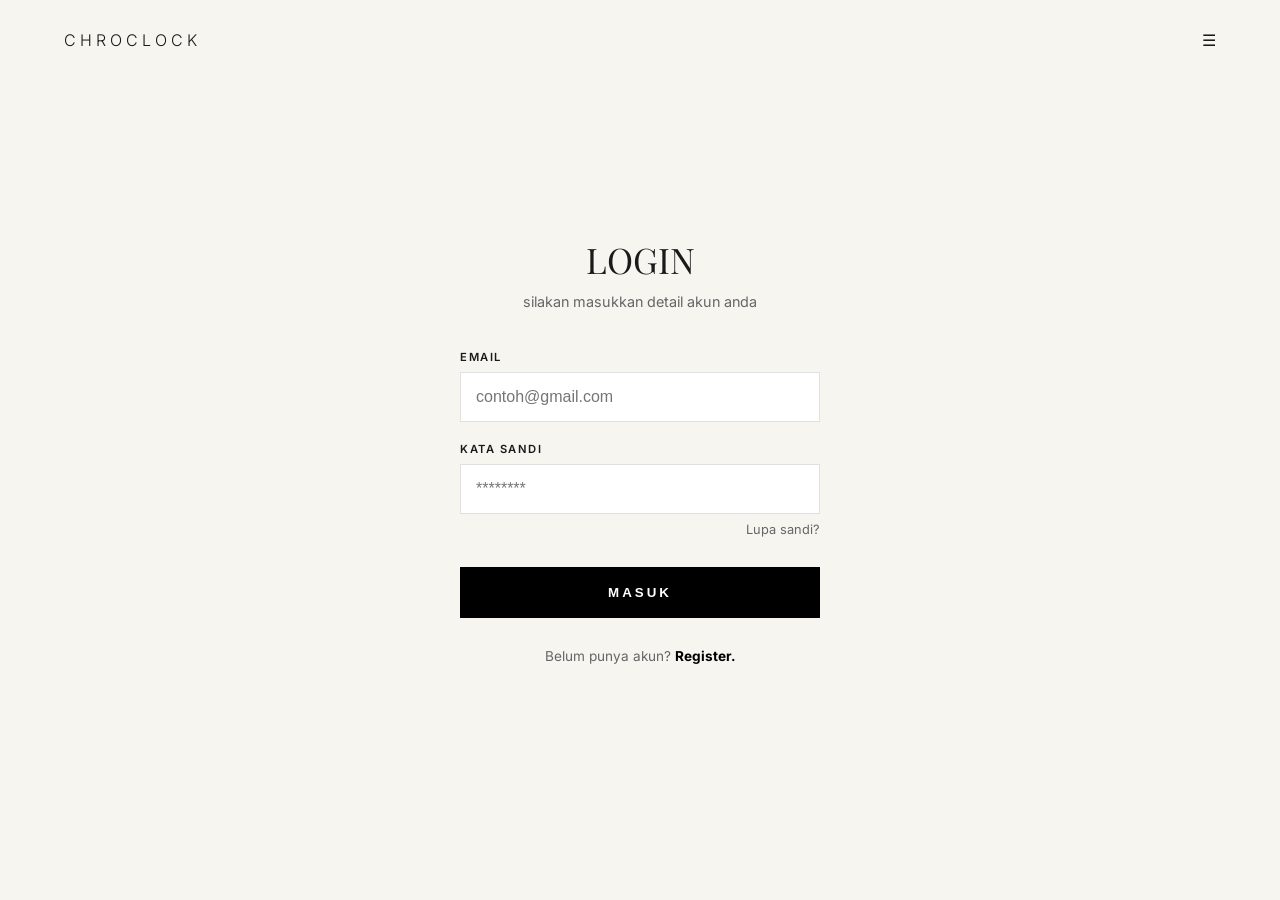
<file: indexxx.html>
<!DOCTYPE html>
<html lang="id">
<head>
    <meta charset="UTF-8">
    <meta name="viewport" content="width=device-width, initial-scale=1.0">
    <title>Chroclock - masuk</title>
    <link href="https://fonts.googleapis.com/css2?family=Inter:wght@300;400;600&family=Playfair+Display:wght@400&display=swap" rel="stylesheet">
    <link rel="stylesheet" href="CSS/styleee.css">
</head>
<body>

    <header>
        <div class="logo">Chroclock</div>
        <div class="burger-menu">☰</div>
    </header>

    <main class="login-wrapper">
        <h1 class="login-title">LOGIN</h1>
        <p class="login-subtitle">silakan masukkan detail akun anda</p>

        <form>
            <div class="input-group">
                <label>email</label>
                <input type="email" placeholder="contoh@gmail.com">
            </div>

            <div class="input-group">
                <label>kata sandi</label>
                <input type="password" placeholder="********">
                <a href="#" class="forgot">Lupa sandi?</a>
            </div>

            <button type="submit" class="btn-login">Masuk</button>
        </form>

        <p class="footer-text">
            Belum punya akun? <a href="register.html">Register.</a>
        </p>
    </main>

</body>
</html>
</file>
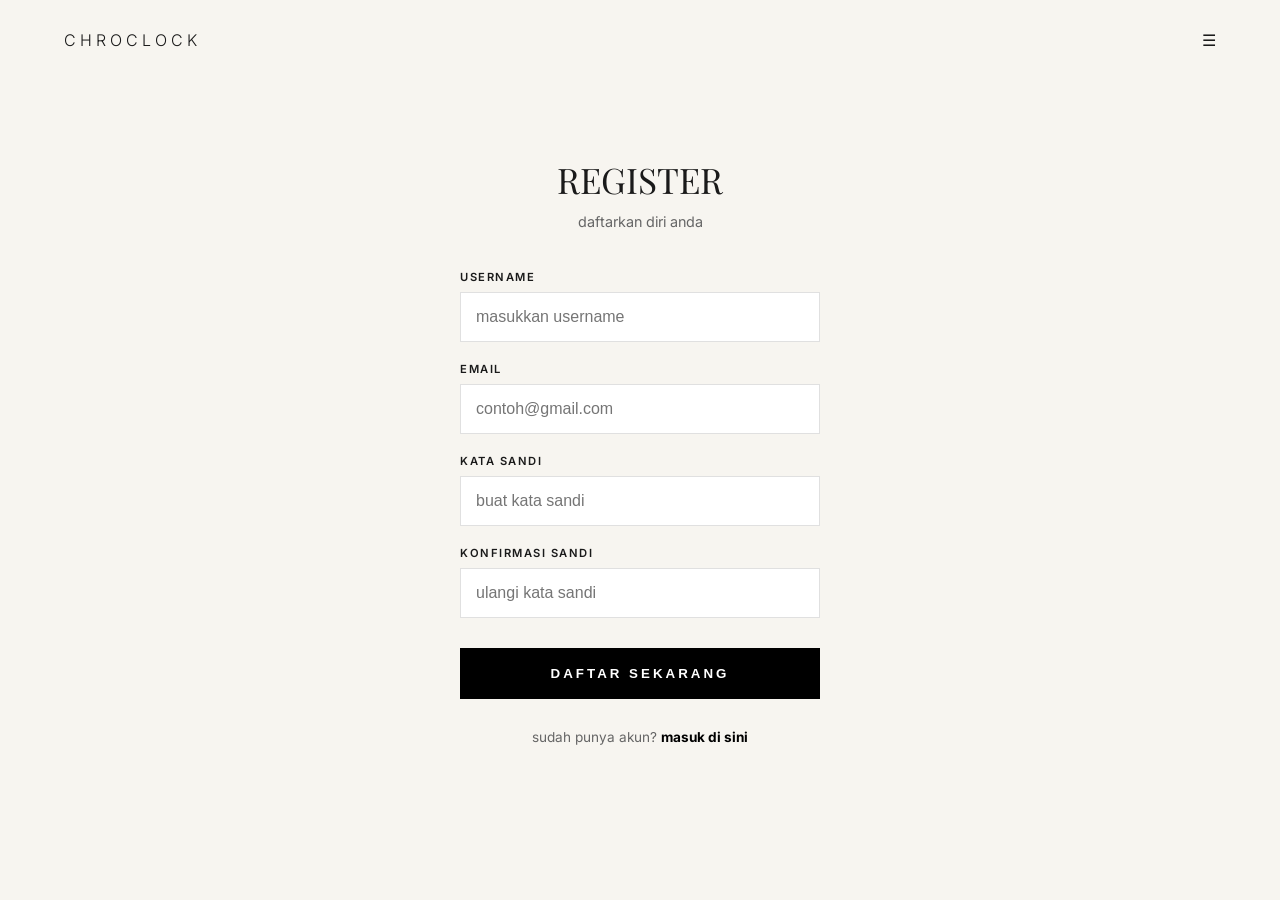
<file: register.html>
<!DOCTYPE html>
<html lang="id">
<head>
    <meta charset="UTF-8">
    <meta name="viewport" content="width=device-width, initial-scale=1.0">
    <title>Chroclock - buat akun</title>
    <link href="https://fonts.googleapis.com/css2?family=Inter:wght@300;400;600&family=Playfair+Display:wght@400&display=swap" rel="stylesheet">
    <link rel="stylesheet" href="CSS/register.css">
</head>
<body>

    <header>
        <div class="logo">Chroclock</div>
        <div class="burger-menu">☰</div>
    </header>

    <main class="login-wrapper">
        <h1 class="login-title">REGISTER</h1>
        <p class="login-subtitle">daftarkan diri anda</p>

        <form>
            <div class="input-group">
                <label>USERNAME</label>
                <input type="text" placeholder="masukkan username">
            </div>

            <div class="input-group">
                <label>email</label>
                <input type="email" placeholder="contoh@gmail.com">
            </div>

            <div class="input-group">
                <label>kata sandi</label>
                <input type="password" placeholder="buat kata sandi">
            </div>

            <div class="input-group">
                <label>konfirmasi sandi</label>
                <input type="password" placeholder="ulangi kata sandi">
            </div>

            <button type="submit" class="btn-login">daftar sekarang</button>
        </form>

        <p class="footer-text">
            sudah punya akun? <a href="index.html">masuk di sini</a>
        </p>
    </main>

</body>
</html>
</file>
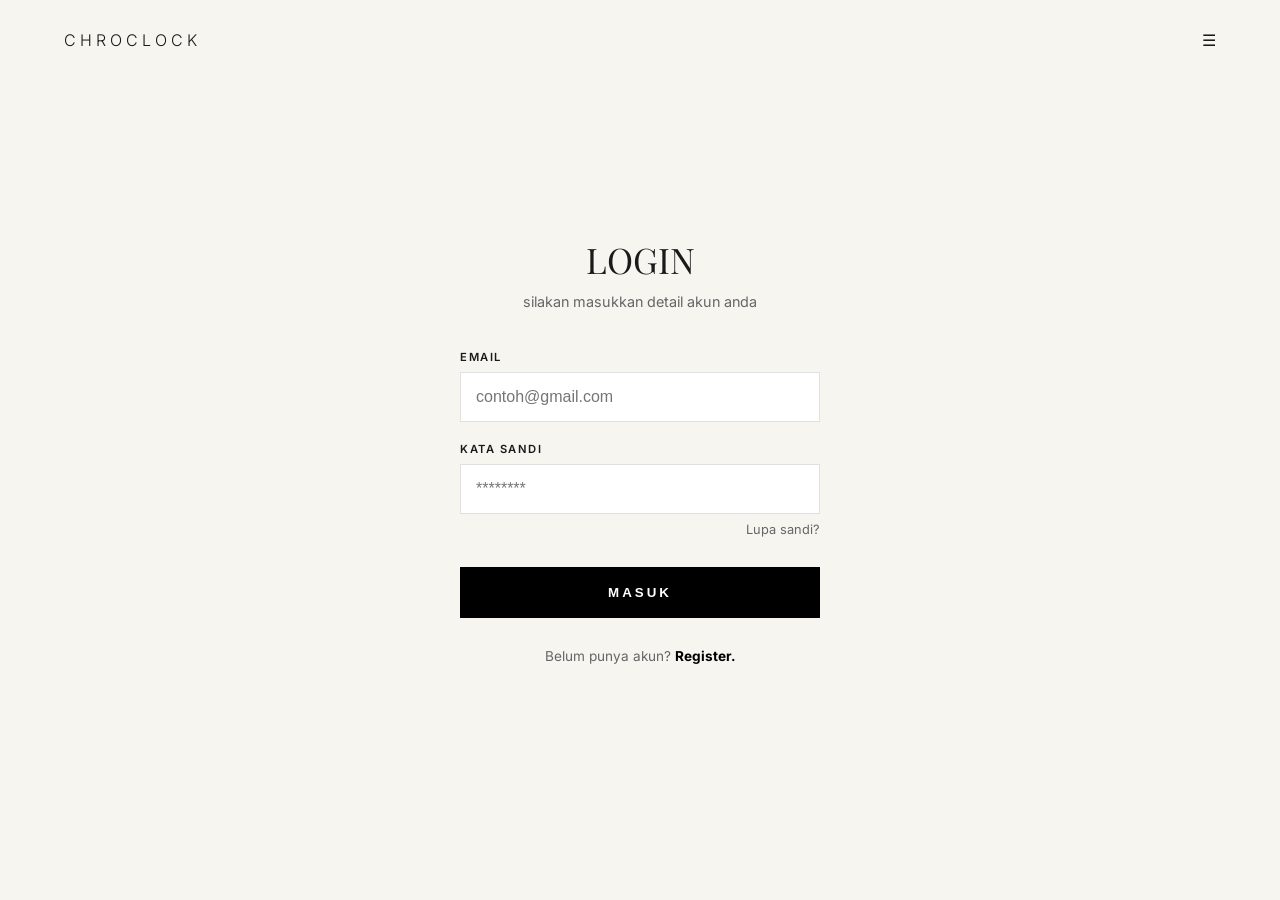
<file: HTML/login.html>
<!DOCTYPE html>
<html lang="id">

<head>
    <meta charset="UTF-8">
    <meta name="viewport" content="width=device-width, initial-scale=1.0">
    <title>Chroclock - masuk</title>
    <link
        href="https://fonts.googleapis.com/css2?family=Inter:wght@300;400;600&family=Playfair+Display:wght@400&display=swap"
        rel="stylesheet">
    <link rel="stylesheet" href="../CSS/login.css">
</head>

<body>

    <header>
        <div class="logo">Chroclock</div>
        <div class="burger-menu">☰</div>
    </header>

    <main class="login-wrapper">
        <h1 class="login-title">LOGIN</h1>
        <p class="login-subtitle">silakan masukkan detail akun anda</p>

        <form>
            <div class="input-group">
                <label>email</label>
                <input type="email" placeholder="contoh@gmail.com">
            </div>

            <div class="input-group">
                <label>kata sandi</label>
                <input type="password" placeholder="********">
                <a href="#" class="forgot">Lupa sandi?</a>
            </div>

            <button type="submit" class="btn-login">Masuk</button>
        </form>

        <p class="footer-text">
            Belum punya akun? <a href="register.html">Register.</a>
        </p>
    </main>

</body>

</html>
</file>
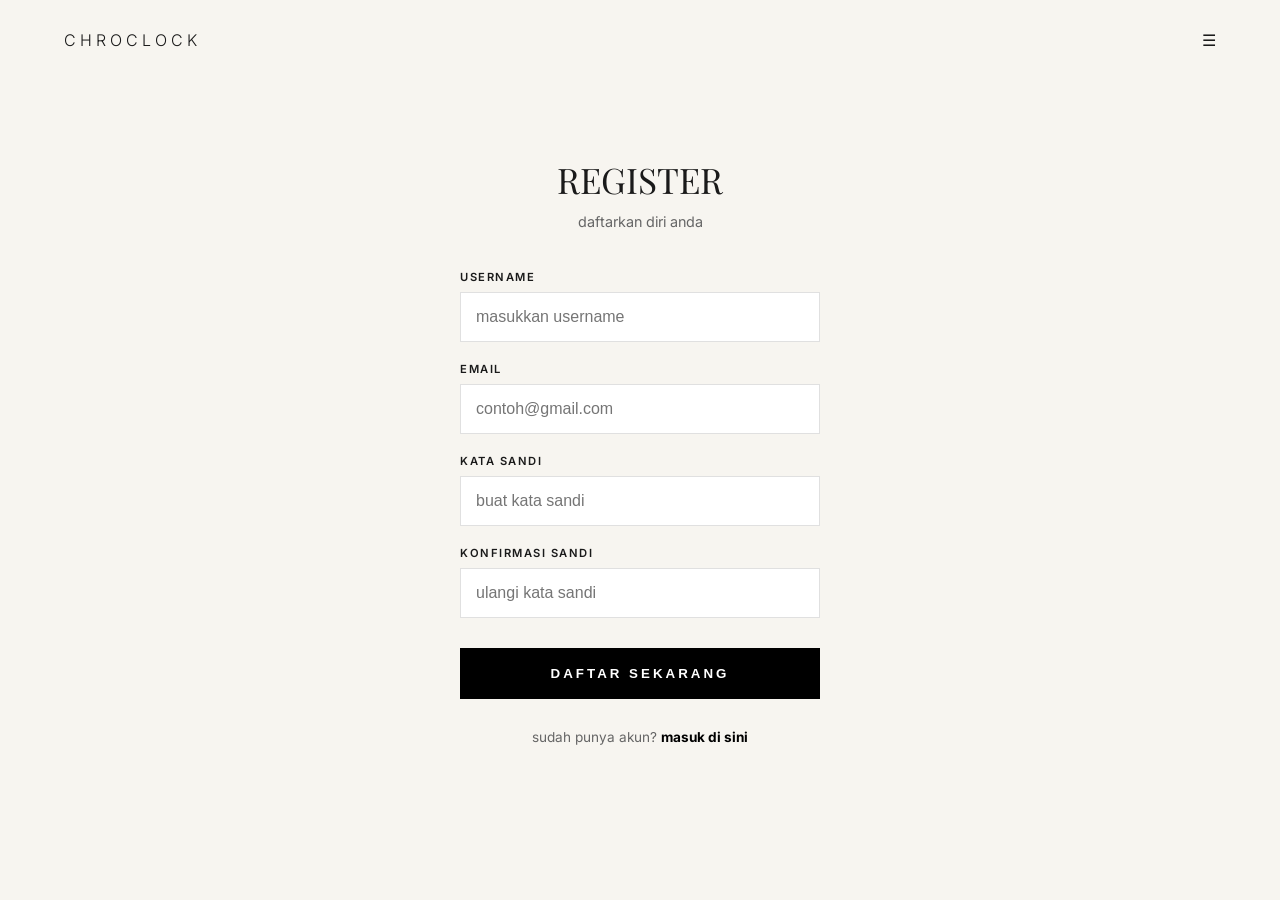
<file: HTML/register.html>
<!DOCTYPE html>
<html lang="id">
<head>
    <meta charset="UTF-8">
    <meta name="viewport" content="width=device-width, initial-scale=1.0">
    <title>Chroclock - buat akun</title>
    <link href="https://fonts.googleapis.com/css2?family=Inter:wght@300;400;600&family=Playfair+Display:wght@400&display=swap" rel="stylesheet">
    <link rel="stylesheet" href="../CSS/register.css">
</head>
<body>

    <header>
        <div class="logo">Chroclock</div>
        <div class="burger-menu">☰</div>
    </header>

    <main class="login-wrapper">
        <h1 class="login-title">REGISTER</h1>
        <p class="login-subtitle">daftarkan diri anda</p>

        <form>
            <div class="input-group">
                <label>USERNAME</label>
                <input type="text" placeholder="masukkan username">
            </div>

            <div class="input-group">
                <label>email</label>
                <input type="email" placeholder="contoh@gmail.com">
            </div>

            <div class="input-group">
                <label>kata sandi</label>
                <input type="password" placeholder="buat kata sandi">
            </div>

            <div class="input-group">
                <label>konfirmasi sandi</label>
                <input type="password" placeholder="ulangi kata sandi">
            </div>

            <button type="submit" class="btn-login">daftar sekarang</button>
        </form>

        <p class="footer-text">
            sudah punya akun? <a href="index.html">masuk di sini</a>
        </p>
    </main>

</body>
</html>
</file>
<file: CSS/styleee.css>
* {
    margin: 0;
    padding: 0;
    box-sizing: border-box;
}

body {
    background-color: #f7f5f0;
    color: #1a1a1a;
    font-family: 'Inter', sans-serif;
    
    display: flex;
    justify-content: center;
    align-items: center;
    min-height: 100vh;
    width: 100%;
    position: relative;
}


header {
    position: absolute;
    top: 0;
    width: 100%;
    display: flex;
    justify-content: space-between;
    padding: 30px 5%;
}

.logo {
    letter-spacing: 4px;
    font-size: 1rem;
    text-transform: uppercase;
    font-weight: 300;
}

/* box utama form login */
.login-wrapper {
    width: 100%;
    max-width: 400px; /* atur lebar form */
    padding: 20px;
    text-align: center;
}

.login-title {
    font-family: 'Playfair Display', serif;
    font-size: 2.2rem;
    margin-bottom: 10px;
    font-weight: 400;
}

.login-subtitle {
    color: #666;
    margin-bottom: 40px;
    font-size: 0.9rem;
}

/* form input */
.input-group {
    text-align: left;
    margin-bottom: 20px;
}

.input-group label {
    display: block;
    font-size: 0.7rem;
    text-transform: uppercase;
    letter-spacing: 1.5px;
    margin-bottom: 8px;
    font-weight: 600;
}

input {
    width: 100%;
    padding: 15px;
    border: 1px solid #e0e0e0;
    background: #fff;
    font-size: 1rem;
    outline: none;
}

input:focus {
    border-color: #000;
}

.forgot {
    display: block;
    text-align: right;
    font-size: 0.8rem;
    color: #666;
    text-decoration: none;
    margin-top: 8px;
}


.btn-login {
    width: 100%;
    padding: 18px;
    background: #000;
    color: #fff;
    border: none;
    text-transform: uppercase;
    letter-spacing: 3px;
    font-weight: 600;
    cursor: pointer;
    margin-top: 10px;
    transition: 0.3s;
}

.btn-login:hover {
    opacity: 0.8;
}

.footer-text {
    margin-top: 30px;
    font-size: 0.85rem;
    color: #666;
}

.footer-text a {
    color: #000;
    font-weight: 700;
    text-decoration: none;
}

/* biar pas di hp gak mepet banget */
@media (max-width: 480px) {
    .login-wrapper {
        padding: 0 30px;
    }
}
</file>
<file: CSS/register.css>
/* reset */
* {
    margin: 0;
    padding: 0;
    box-sizing: border-box;
}

body {
    background-color: #f7f5f0;
    color: #1a1a1a;
    font-family: 'Inter', sans-serif;
    display: flex;
    justify-content: center;
    align-items: center;
    min-height: 100vh;
    width: 100%;
    position: relative;
}

header {
    position: absolute;
    top: 0;
    width: 100%;
    display: flex;
    justify-content: space-between;
    padding: 30px 5%;
}

.logo {
    letter-spacing: 4px;
    font-size: 1rem;
    text-transform: uppercase;
    font-weight: 300;
}

.login-wrapper {
    width: 100%;
    max-width: 400px;
    padding: 20px;
    text-align: center;
}

.login-title {
    font-family: 'Playfair Display', serif;
    font-size: 2.2rem;
    margin-bottom: 10px;
    font-weight: 400;
}

.login-subtitle {
    color: #666;
    margin-bottom: 40px;
    font-size: 0.9rem;
}

.input-group {
    text-align: left;
    margin-bottom: 20px;
}

.input-group label {
    display: block;
    font-size: 0.7rem;
    text-transform: uppercase;
    letter-spacing: 1.5px;
    margin-bottom: 8px;
    font-weight: 600;
}

input {
    width: 100%;
    padding: 15px;
    border: 1px solid #e0e0e0;
    background: #fff;
    font-size: 1rem;
    outline: none;
}

input:focus {
    border-color: #000;
}

.btn-login {
    width: 100%;
    padding: 18px;
    background: #000;
    color: #fff;
    border: none;
    text-transform: uppercase;
    letter-spacing: 3px;
    font-weight: 600;
    cursor: pointer;
    margin-top: 10px;
    transition: 0.3s;
}

.btn-login:hover {
    opacity: 0.8;
}

.footer-text {
    margin-top: 30px;
    font-size: 0.85rem;
    color: #666;
}

.footer-text a {
    color: #000;
    font-weight: 700;
    text-decoration: none;
}

@media (max-width: 480px) {
    .login-wrapper {
        padding: 0 30px;
    }
}
</file>
<file: CSS/login.css>
* {
    margin: 0;
    padding: 0;
    box-sizing: border-box;
}

body {
    background-color: #f7f5f0;
    color: #1a1a1a;
    font-family: 'Inter', sans-serif;
    
    display: flex;
    justify-content: center;
    align-items: center;
    min-height: 100vh;
    width: 100%;
    position: relative;
}


header {
    position: absolute;
    top: 0;
    width: 100%;
    display: flex;
    justify-content: space-between;
    padding: 30px 5%;
}

.logo {
    letter-spacing: 4px;
    font-size: 1rem;
    text-transform: uppercase;
    font-weight: 300;
}

/* box utama form login */
.login-wrapper {
    width: 100%;
    max-width: 400px; /* atur lebar form */
    padding: 20px;
    text-align: center;
}

.login-title {
    font-family: 'Playfair Display', serif;
    font-size: 2.2rem;
    margin-bottom: 10px;
    font-weight: 400;
}

.login-subtitle {
    color: #666;
    margin-bottom: 40px;
    font-size: 0.9rem;
}

/* form input */
.input-group {
    text-align: left;
    margin-bottom: 20px;
}

.input-group label {
    display: block;
    font-size: 0.7rem;
    text-transform: uppercase;
    letter-spacing: 1.5px;
    margin-bottom: 8px;
    font-weight: 600;
}

input {
    width: 100%;
    padding: 15px;
    border: 1px solid #e0e0e0;
    background: #fff;
    font-size: 1rem;
    outline: none;
}

input:focus {
    border-color: #000;
}

.forgot {
    display: block;
    text-align: right;
    font-size: 0.8rem;
    color: #666;
    text-decoration: none;
    margin-top: 8px;
}


.btn-login {
    width: 100%;
    padding: 18px;
    background: #000;
    color: #fff;
    border: none;
    text-transform: uppercase;
    letter-spacing: 3px;
    font-weight: 600;
    cursor: pointer;
    margin-top: 10px;
    transition: 0.3s;
}

.btn-login:hover {
    opacity: 0.8;
}

.footer-text {
    margin-top: 30px;
    font-size: 0.85rem;
    color: #666;
}

.footer-text a {
    color: #000;
    font-weight: 700;
    text-decoration: none;
}

/* biar pas di hp gak mepet banget */
@media (max-width: 480px) {
    .login-wrapper {
        padding: 0 30px;
    }
}
</file>
